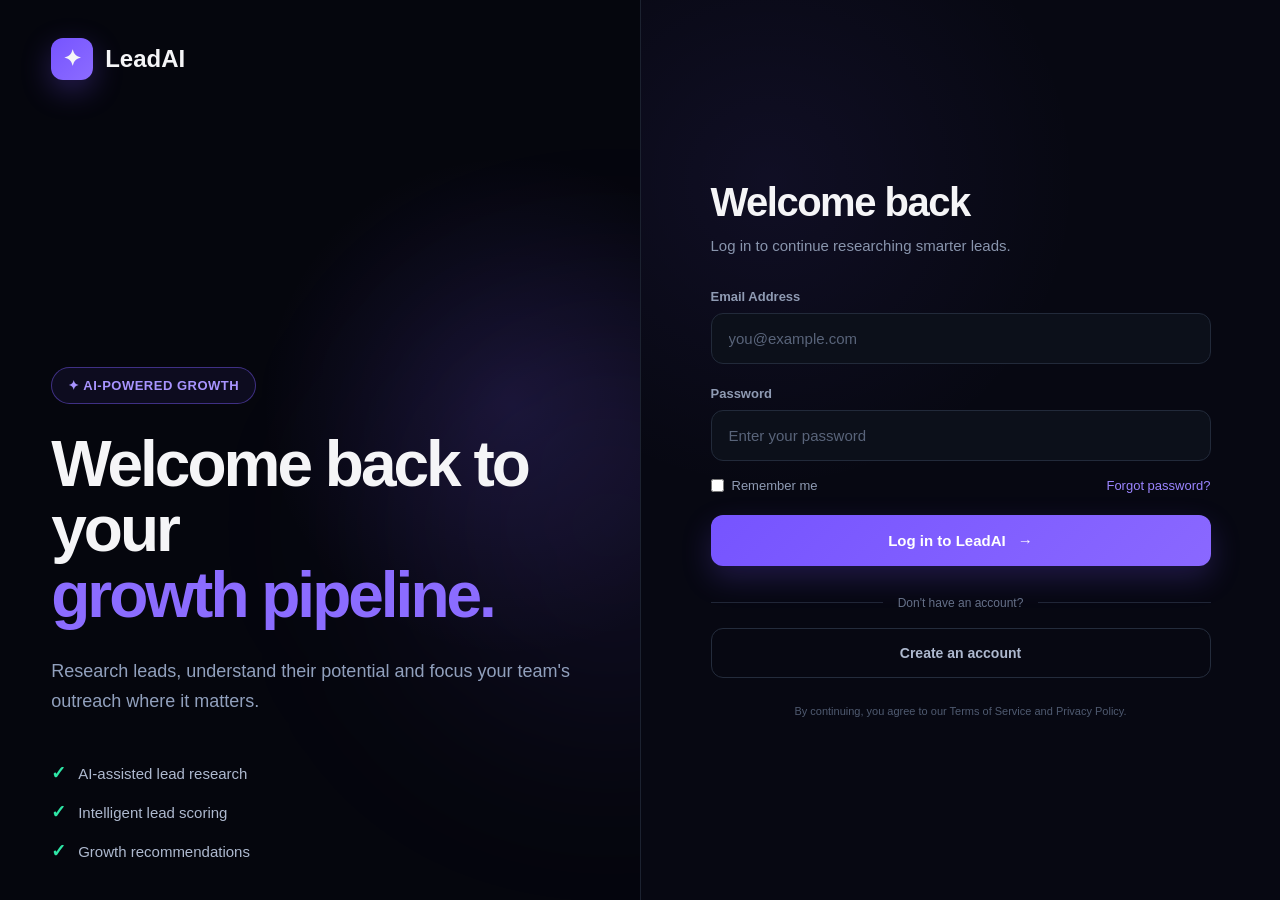
<file: src/main/resources/static/index.html>
<!DOCTYPE html>
<html lang="en">

<head>
    <meta charset="UTF-8">

    <meta name="viewport"
          content="width=device-width, initial-scale=1.0">

    <title>LeadAI — Lead Research Assistant</title>

    <link rel="stylesheet" href="style.css">
</head>


<body>

    <header class="navbar">

        <div class="logo">
            <span class="logo-icon">✦</span>
            LeadAI
        <div class="nav-right">

    <span class="status">
        <span class="status-dot"></span>
        AI Assistant Online
    </span>

    <button id="refreshButton" class="refresh-btn">
        ↻
    </button>

    <button id="openModal" class="add-btn">
        ＋ Add Lead
    </button>

    <button id="logoutButton" class="logout-btn">
        Logout
    </button>

</div>

    </header>


    <main class="dashboard">

        <section class="hero">

            <div>
                <p class="eyebrow">AI-POWERED GROWTH INTELLIGENCE</p>

                <h1>
                    Lead Research
                    <span>Assistant</span>
                </h1>

                <p class="hero-text">
                    Research, prioritize and understand your
                    sales leads using intelligent analysis.
                </p>
            </div>

        </section>


        <!-- STAT CARDS -->

        <section class="stats-grid">

            <div class="stat-card">

                <div class="stat-icon">◎</div>

                <div>
                    <p>Total Leads</p>
                    <h2 id="totalLeads">0</h2>
                </div>

            </div>


            <div class="stat-card high-card">

                <div class="stat-icon">↗</div>

                <div>
                    <p>High Priority</p>
                    <h2 id="highLeads">0</h2>
                </div>

            </div>


            <div class="stat-card medium-card">

                <div class="stat-icon">◐</div>

                <div>
                    <p>Medium Priority</p>
                    <h2 id="mediumLeads">0</h2>
                </div>

            </div>


            <div class="stat-card low-card">

                <div class="stat-icon">○</div>

                <div>
                    <p>Low Priority</p>
                    <h2 id="lowLeads">0</h2>
                </div>

            </div>

        </section>


        <!-- INSIGHT + CHART -->

        <section class="analytics-grid">

            <div class="insight-card">

                <div class="card-label">
                    ✦ AI INSIGHT
                </div>

                <h2 id="insightTitle">
                    Start building your pipeline
                </h2>

                <p id="insightText">
                    Add your first lead and the AI assistant
                    will analyze its potential.
                </p>

            </div>


            <div class="chart-card">

                <div class="card-header">

                    <div>
                        <p class="card-label">
                            PIPELINE OVERVIEW
                        </p>

                        <h3>
                            Lead Distribution
                        </h3>
                    </div>

                    <strong id="chartTotal">0</strong>

                </div>


                <div class="chart-area">

                    <div class="donut-chart">

                        <div class="donut-center">
                            <strong id="chartTotal">0</strong>
                            <span>Leads</span>
                        </div>

                    </div>


                    <div class="legend">

                        <div>
                            <span class="legend-dot high-dot"></span>
                            High
                            <strong id="highPercentage">0%</strong>
                        </div>

                        <div>
                            <span class="legend-dot medium-dot"></span>
                            Medium
                            <strong id="mediumPercentage">0%</strong>
                        </div>

                        <div>
                            <span class="legend-dot low-dot"></span>
                            Low
                            <strong id="lowPercentage">0%</strong>
                        </div>

                    </div>

                </div>

            </div>

        </section>


        <!-- LEADS -->

        <section class="leads-section">

            <div class="section-header">

                <div>
                    <p class="card-label">
                        LEAD PIPELINE
                    </p>

                    <h2>Your Leads</h2>
                </div>


                <div class="filters">

                    <input
                        type="text"
                        id="searchInput"
                        placeholder="Search leads..."
                    >


                    <select id="priorityFilter">

                        <option value="ALL">
                            All priorities
                        </option>

                        <option value="HIGH">
                            High
                        </option>

                        <option value="MEDIUM">
                            Medium
                        </option>

                        <option value="LOW">
                            Low
                        </option>

                    </select>

                </div>

            </div>


            <div class="table-wrapper">

                <table>

                    <thead>

                        <tr>

                            <th>COMPANY</th>

                            <th>INDUSTRY</th>

                            <th>COUNTRY</th>

                            <th>SCORE</th>

                            <th>PRIORITY</th>

                            <th>INTERNATIONAL</th>

                            <th>ACTION</th>

                        </tr>

                    </thead>


                    <tbody id="leadTable"></tbody>

                </table>


                <div id="emptyState" class="empty-state">

                    <div>✦</div>

                    <h3>No leads found</h3>

                    <p>
                        Add a lead to start your research pipeline.
                    </p>

                </div>

            </div>

        </section>

    </main>


    <!-- ADD LEAD MODAL -->

    <div id="modalOverlay" class="modal-overlay">

        <div class="modal">

            <button
                id="closeModal"
                class="close-button">
                ×
            </button>

            <p class="card-label">NEW LEAD</p>

            <h2>Add a Lead</h2>

            <p class="modal-description">
                Enter company information and let LeadAI
                research the opportunity.
            </p>


            <form id="leadForm">

                <label>
                    Company Name

                    <input
                        id="companyName"
                        type="text"
                        required
                        placeholder="e.g. Stripe"
                    >

                </label>


                <label>
                    Industry

                    <input
                        id="industry"
                        type="text"
                        required
                        placeholder="e.g. Fintech"
                    >

                </label>


                <label>
                    Country

                    <input
                        id="country"
                        type="text"
                        required
                        placeholder="e.g. USA"
                    >

                </label>


                <label>
                    Website

                    <input
                        id="website"
                        type="url"
                        placeholder="https://example.com"
                    >

                </label>


                <label>
                    Lead Description

                    <textarea
                        id="leadDescription"
                        placeholder="Describe the company..."
                    ></textarea>

                </label>


                <label class="checkbox-label">

                    <input
                        id="internationalSales"
                        type="checkbox"
                    >

                    International Sales

                </label>


                <div class="modal-actions">

                    <button
                        type="button"
                        id="cancelModal"
                        class="cancel-btn">
                        Cancel
                    </button>

                    <button
                        type="submit"
                        id="submitLead"
                        class="submit-btn">
                        <span>✦</span>
                        Research & Add Lead
                    </button>

                </div>

            </form>

        </div>

    </div>


    <!-- DETAIL MODAL -->

    <div id="detailOverlay" class="modal-overlay">

        <div class="detail-modal">

            <button
                onclick="closeDetailModal()"
                class="close-button">
                ×
            </button>


            <p class="card-label">
                AI LEAD ANALYSIS
            </p>

            <h2 id="detailCompany">Company</h2>


            <div class="detail-top">

                <div class="detail-score">

                    <span>Lead Score</span>

                    <strong id="detailScore">
                        0
                    </strong>

                </div>


                <span
                    id="detailPriority"
                    class="priority-badge LOW">
                    LOW
                </span>

            </div>


            <div class="detail-grid">

                <div>
                    <span>Industry</span>
                    <strong id="detailIndustry">-</strong>
                </div>

                <div>
                    <span>Country</span>
                    <strong id="detailCountry">-</strong>
                </div>

                <div>
                    <span>International Sales</span>
                    <strong id="detailInternational">-</strong>
                </div>

                <div>
                    <span>Website</span>
                    <strong id="detailWebsite">-</strong>
                </div>

            </div>


            <div class="research-box">

                <p class="card-label">
                    RESEARCH SUMMARY
                </p>

                <p id="detailSummary">
                    -
                </p>

            </div>


            <div class="research-box">

                <p class="card-label">
                    AI REASON
                </p>

                <p id="detailReason">
                    -
                </p>

            </div>

        </div>

    </div>


    <!-- TOAST -->

    <div id="toast" class="toast">

        <div id="toastIcon">
            ✓
        </div>

        <div>

            <strong id="toastTitle">
                Success
            </strong>

            <p id="toastMessage">
                Done
            </p>

        </div>

    </div>


    <script src="script.js"></script>

</body>

</html>
</file>
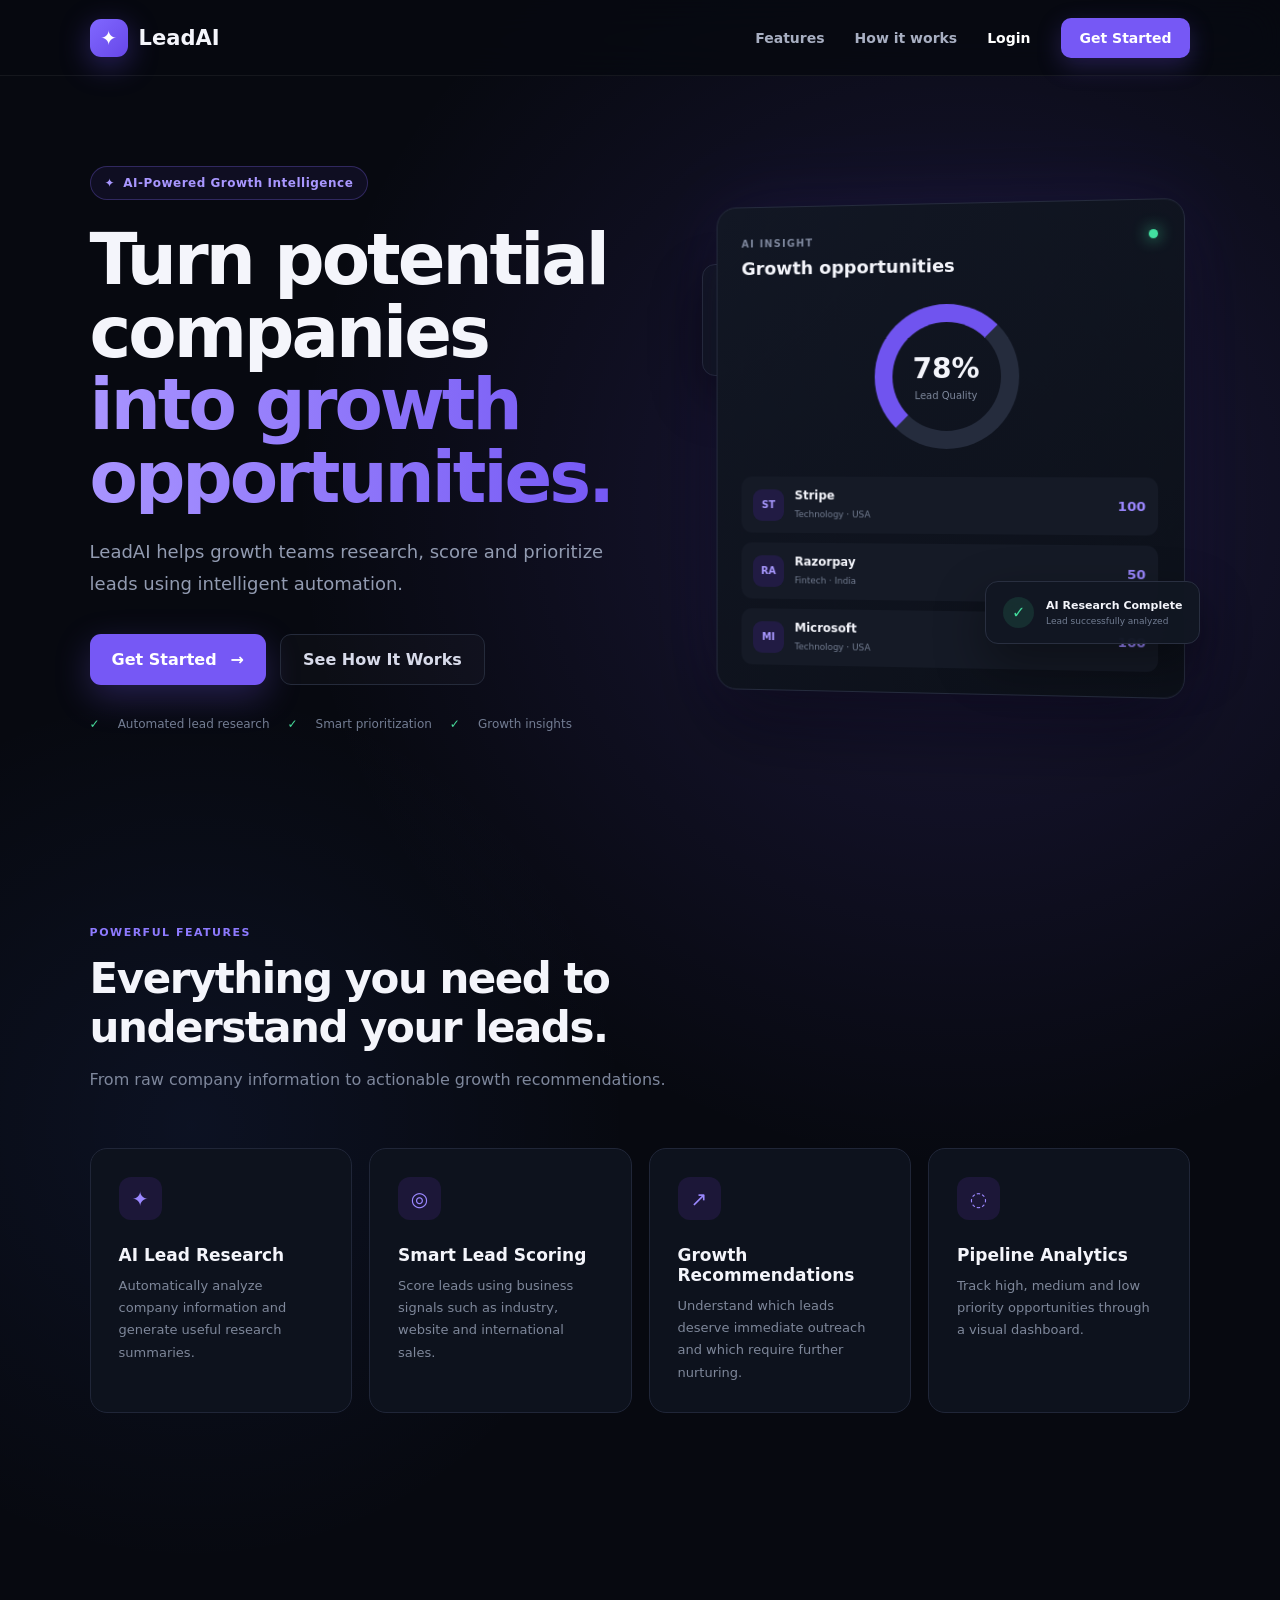
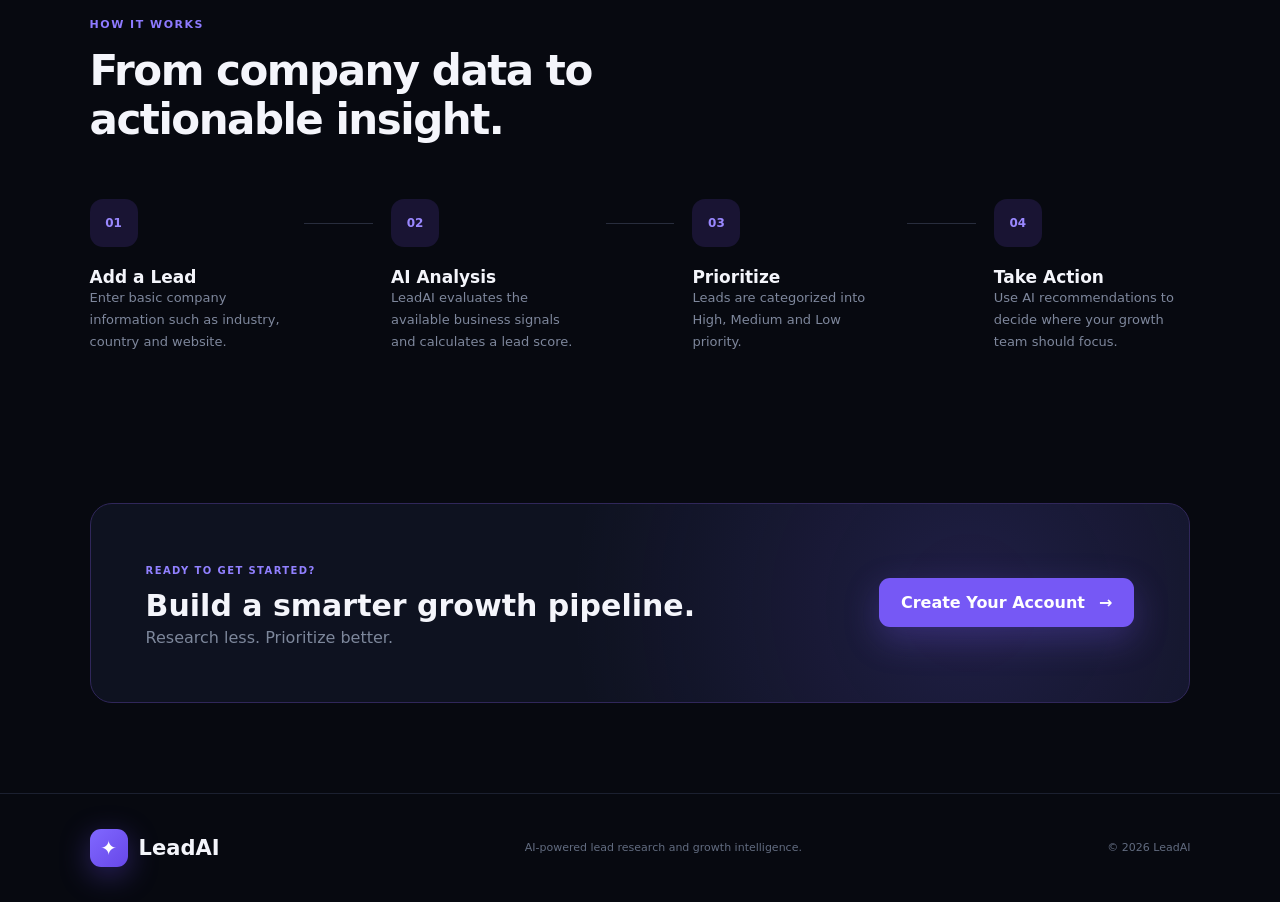
<file: src/main/resources/static/Home.html>
<!DOCTYPE html>
<html lang="en">

<head>

    <meta charset="UTF-8">

    <meta name="viewport"
          content="width=device-width, initial-scale=1.0">

    <title>LeadAI — AI-Powered Lead Research</title>

    <link rel="stylesheet" href="style.css">

</head>

<body class="home-page">

<!-- ================= NAVBAR ================= -->

<header class="home-navbar">

    <div class="home-logo">

        <div class="logo-icon">✦</div>

        <span>LeadAI</span>

    </div>

    <nav>

        <a href="#features">Features</a>

        <a href="#how-it-works">How it works</a>

        <a href="index.html"
           class="nav-login">
            Login
        </a>

        <a href="signup.html"
           class="nav-signup">
            Get Started
        </a>

    </nav>

</header>


<!-- ================= HERO ================= -->

<section class="hero-section">

    <div class="hero-content">

        <div class="hero-badge">

            <span>✦</span>

            AI-Powered Growth Intelligence

        </div>


        <h1>

            Turn potential companies

            <span>into growth opportunities.</span>

        </h1>


        <p>

            LeadAI helps growth teams research,
            score and prioritize leads using
            intelligent automation.

        </p>


        <div class="hero-buttons">

            <a href="signup.html"
               class="primary-home-btn">

                Get Started

                <span>→</span>

            </a>


            <a href="#how-it-works"
               class="secondary-home-btn">

                See How It Works

            </a>

        </div>


        <div class="hero-trust">

            <span>✓</span>
            Automated lead research

            <span>✓</span>
            Smart prioritization

            <span>✓</span>
            Growth insights

        </div>

    </div>


    <!-- HERO VISUAL -->

    <div class="hero-visual">

        <div class="floating-card card-one">

            <span class="mini-label">
                LEAD SCORE
            </span>

            <strong>92</strong>

            <span class="high-tag">
                ● HIGH
            </span>

        </div>


        <div class="dashboard-preview">

            <div class="preview-top">

                <div>

                    <span class="mini-label">
                        AI INSIGHT
                    </span>

                    <h3>
                        Growth opportunities
                    </h3>

                </div>

                <div class="online-dot"></div>

            </div>


            <div class="preview-chart">

                <div class="chart-circle">

                    <strong>78%</strong>

                    <span>Lead Quality</span>

                </div>

            </div>


            <div class="preview-leads">

                <div class="preview-lead">

                    <div class="preview-avatar">
                        ST
                    </div>

                    <div>
                        <strong>Stripe</strong>
                        <small>Technology · USA</small>
                    </div>

                    <b>100</b>

                </div>


                <div class="preview-lead">

                    <div class="preview-avatar">
                        RA
                    </div>

                    <div>
                        <strong>Razorpay</strong>
                        <small>Fintech · India</small>
                    </div>

                    <b>50</b>

                </div>


                <div class="preview-lead">

                    <div class="preview-avatar">
                        MI
                    </div>

                    <div>
                        <strong>Microsoft</strong>
                        <small>Technology · USA</small>
                    </div>

                    <b>100</b>

                </div>

            </div>

        </div>


        <div class="floating-card card-two">

            <span class="success-icon">✓</span>

            <div>

                <strong>AI Research Complete</strong>

                <small>
                    Lead successfully analyzed
                </small>

            </div>

        </div>

    </div>

</section>


<!-- ================= FEATURES ================= -->

<section id="features"
         class="home-section">

    <div class="section-heading">

        <span>POWERFUL FEATURES</span>

        <h2>
            Everything you need to
            understand your leads.
        </h2>

        <p>
            From raw company information to
            actionable growth recommendations.
        </p>

    </div>


    <div class="feature-grid">


        <div class="feature-card">

            <div class="feature-icon">
                ✦
            </div>

            <h3>
                AI Lead Research
            </h3>

            <p>
                Automatically analyze company
                information and generate useful
                research summaries.
            </p>

        </div>


        <div class="feature-card">

            <div class="feature-icon">
                ◎
            </div>

            <h3>
                Smart Lead Scoring
            </h3>

            <p>
                Score leads using business signals
                such as industry, website and
                international sales.
            </p>

        </div>


        <div class="feature-card">

            <div class="feature-icon">
                ↗
            </div>

            <h3>
                Growth Recommendations
            </h3>

            <p>
                Understand which leads deserve
                immediate outreach and which
                require further nurturing.
            </p>

        </div>


        <div class="feature-card">

            <div class="feature-icon">
                ◌
            </div>

            <h3>
                Pipeline Analytics
            </h3>

            <p>
                Track high, medium and low
                priority opportunities through
                a visual dashboard.
            </p>

        </div>

    </div>

</section>


<!-- ================= HOW IT WORKS ================= -->

<section id="how-it-works"
         class="home-section workflow-section">

    <div class="section-heading">

        <span>HOW IT WORKS</span>

        <h2>
            From company data to
            actionable insight.
        </h2>

    </div>


    <div class="workflow">


        <div class="workflow-step">

            <div class="step-number">
                01
            </div>

            <h3>
                Add a Lead
            </h3>

            <p>
                Enter basic company information
                such as industry, country and
                website.
            </p>

        </div>


        <div class="workflow-line"></div>


        <div class="workflow-step">

            <div class="step-number">
                02
            </div>

            <h3>
                AI Analysis
            </h3>

            <p>
                LeadAI evaluates the available
                business signals and calculates
                a lead score.
            </p>

        </div>


        <div class="workflow-line"></div>


        <div class="workflow-step">

            <div class="step-number">
                03
            </div>

            <h3>
                Prioritize
            </h3>

            <p>
                Leads are categorized into
                High, Medium and Low priority.
            </p>

        </div>


        <div class="workflow-line"></div>


        <div class="workflow-step">

            <div class="step-number">
                04
            </div>

            <h3>
                Take Action
            </h3>

            <p>
                Use AI recommendations to
                decide where your growth team
                should focus.
            </p>

        </div>

    </div>

</section>


<!-- ================= CTA ================= -->

<section class="home-cta">

    <div>

        <span>READY TO GET STARTED?</span>

        <h2>
            Build a smarter growth pipeline.
        </h2>

        <p>
            Research less. Prioritize better.
        </p>

    </div>


    <a href="signup.html"
       class="primary-home-btn">

        Create Your Account

        <span>→</span>

    </a>

</section>


<!-- ================= FOOTER ================= -->

<footer class="home-footer">

    <div class="home-logo">

        <div class="logo-icon">✦</div>

        <span>LeadAI</span>

    </div>

    <p>
        AI-powered lead research and growth intelligence.
    </p>

    <span>
        © 2026 LeadAI
    </span>

</footer>


</body>

</html>
</file>
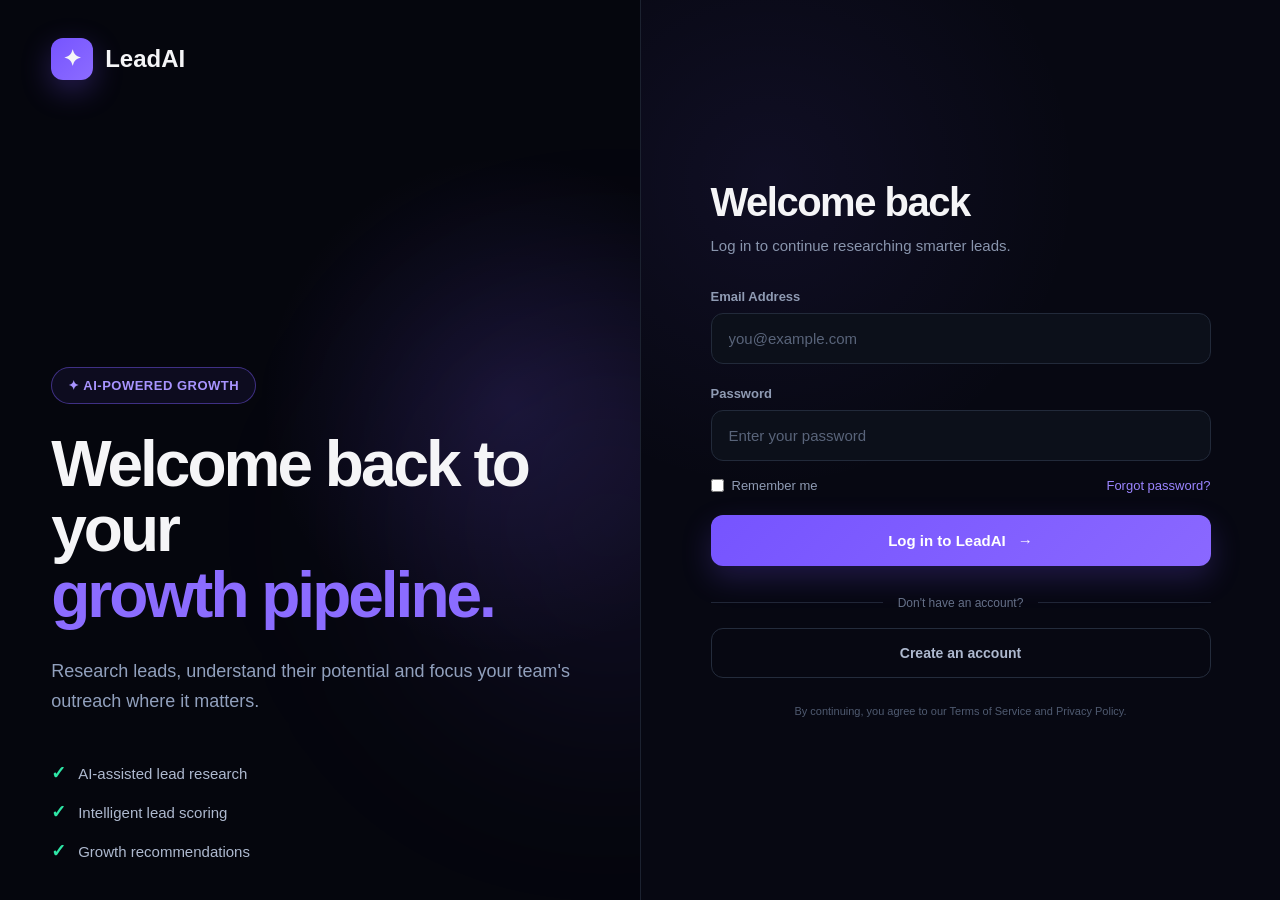
<file: src/main/resources/static/login.html>
<!DOCTYPE html>
<html lang="en">

<head>
    <meta charset="UTF-8">
    <meta name="viewport" content="width=device-width, initial-scale=1.0">

    <title>LeadAI — Login</title>

    <link rel="stylesheet" href="style.css">
</head>

<body class="auth-page">

    <div class="auth-container">

        <!-- LEFT SIDE -->
        <div class="auth-left">

            <div class="brand">
                <div class="brand-icon">✦</div>
                <span>LeadAI</span>
            </div>

            <div class="auth-left-content">

                <span class="auth-badge">
                    ✦ AI-POWERED GROWTH
                </span>

                <h1>
                    Welcome back to your
                    <span>growth pipeline.</span>
                </h1>

                <p>
                    Research leads, understand their potential
                    and focus your team's outreach where it matters.
                </p>

                <div class="auth-features">

                    <div>
                        <span>✓</span>
                        AI-assisted lead research
                    </div>

                    <div>
                        <span>✓</span>
                        Intelligent lead scoring
                    </div>

                    <div>
                        <span>✓</span>
                        Growth recommendations
                    </div>

                </div>

            </div>

        </div>


        <!-- RIGHT SIDE -->
        <div class="auth-right">

            <div class="auth-form-container">

                <div class="form-heading">

                    <h2>Welcome back</h2>

                    <p>
                        Log in to continue researching smarter leads.
                    </p>

                </div>


                <form id="loginForm">

                    <label>
                        Email Address

                        <input
                            type="email"
                            id="email"
                            placeholder="you@example.com"
                            required>
                    </label>


                    <label>
                        Password

                        <input
                            type="password"
                            id="password"
                            placeholder="Enter your password"
                            required>
                    </label>


                    <div class="form-options">

                        <label class="remember-me">
                            <input type="checkbox" id="rememberMe">
                            <span>Remember me</span>
                        </label>

                        <a href="#" onclick="return false;">
                            Forgot password?
                        </a>

                    </div>


                    <button
                        type="submit"
                        class="auth-submit">
                        Log in to LeadAI
                        <span>→</span>
                    </button>

                </form>


                <div class="auth-divider">
                    <span>Don't have an account?</span>
                </div>


                <a
                    href="signup.html"
                    class="auth-secondary-button">
                    Create an account
                </a>


                <p class="auth-footer">
                    By continuing, you agree to our
                    Terms of Service and Privacy Policy.
                </p>

            </div>

        </div>

    </div>


    <script>

        document
            .getElementById("loginForm")
            .addEventListener("submit", async function(event) {

                event.preventDefault();

                const email =
                    document.getElementById("email").value;

                const password =
                    document.getElementById("password").value;

                try {

                    const response = await fetch("/api/auth/login", {

                        method: "POST",

                        headers: {
                            "Content-Type": "application/json"
                        },

                        body: JSON.stringify({
                            email: email,
                            password: password
                        })

                    });


  if (response.ok) {

    const user = await response.json();

    localStorage.setItem("loggedIn", "true");

    localStorage.setItem(
        "loggedInUser",
        JSON.stringify(user)
    );

    window.location.href = "index.html";} else {

                        const errorText =
                            await response.text();

                        alert(
                            "Login failed: " + errorText
                        );

                    }

                } catch (error) {

                    alert(
                        "Unable to connect to server."
                    );

                    console.error(error);

                }

            });

    </script>

</body>

</html>
</file>
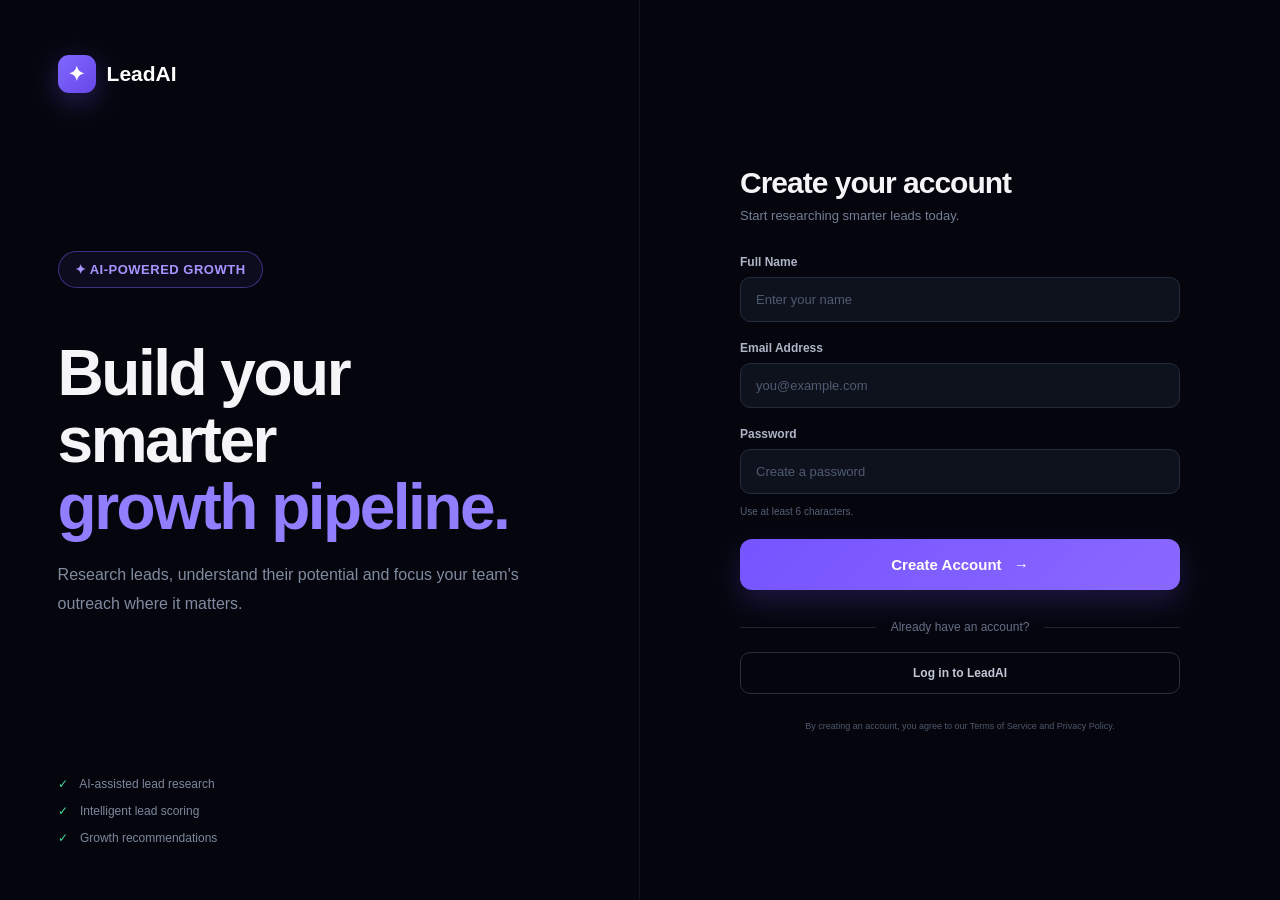
<file: src/main/resources/static/signup.html>
<!DOCTYPE html>
<html lang="en">

<head>

    <meta charset="UTF-8">

    <meta name="viewport"
          content="width=device-width, initial-scale=1.0">

    <title>LeadAI — Create Account</title>

    <link rel="stylesheet"
          href="style.css">

</head>

<body class="auth-page">

    <div class="auth-container">

        <!-- LEFT SIDE -->

        <div class="auth-brand">

            <a href="home.html"
               class="auth-logo">

                <div class="logo-icon">
                    ✦
                </div>

                <span>LeadAI</span>

            </a>


            <div class="auth-message">

                <span class="auth-badge">
                    ✦ AI-POWERED GROWTH
                </span>

                <h1>
                    Build your smarter
                    <span>growth pipeline.</span>
                </h1>

                <p>
                    Research leads, understand their
                    potential and focus your team's
                    outreach where it matters.
                </p>

            </div>


            <div class="auth-feature-list">

                <div>
                    <span>✓</span>
                    AI-assisted lead research
                </div>

                <div>
                    <span>✓</span>
                    Intelligent lead scoring
                </div>

                <div>
                    <span>✓</span>
                    Growth recommendations
                </div>

            </div>

        </div>


        <!-- RIGHT SIDE -->

        <div class="auth-card-wrapper">

            <div class="auth-card">

                <a href="home.html"
                   class="mobile-auth-logo">

                    <div class="logo-icon">
                        ✦
                    </div>

                    LeadAI

                </a>


                <div class="auth-heading">

                    <h2>
                        Create your account
                    </h2>

                    <p>
                        Start researching smarter leads today.
                    </p>

                </div>


                <form id="signupForm">


                    <div class="auth-input-group">

                        <label for="name">
                            Full Name
                        </label>

                        <input
                            type="text"
                            id="name"
                            placeholder="Enter your name"
                            required>

                    </div>


                    <div class="auth-input-group">

                        <label for="email">
                            Email Address
                        </label>

                        <input
                            type="email"
                            id="email"
                            placeholder="you@example.com"
                            required>

                    </div>


                    <div class="auth-input-group">

                        <label for="password">
                            Password
                        </label>

                        <input
                            type="password"
                            id="password"
                            placeholder="Create a password"
                            required>

                    </div>


                    <div class="password-hint">
                        Use at least 6 characters.
                    </div>


                    <button
                        type="submit"
                        class="auth-submit">

                        Create Account

                        <span>→</span>

                    </button>


                </form>


                <div class="auth-divider">

                    <span>Already have an account?</span>

                </div>


                <a href="login.html"
                   class="auth-switch">

                    Log in to LeadAI

                </a>


                <p class="auth-terms">

                    By creating an account, you agree to
                    our Terms of Service and Privacy Policy.

                </p>

            </div>

        </div>

    </div>


    <script>

document.getElementById("signupForm").addEventListener("submit", async function(event) {

    event.preventDefault();

    const name = document.getElementById("name").value;
    const email = document.getElementById("email").value;
    const password = document.getElementById("password").value;

    try {

        const response = await fetch("/api/auth/signup", {
            method: "POST",

            headers: {
                "Content-Type": "application/json"
            },

            body: JSON.stringify({
                name: name,
                email: email,
                password: password
            })
        });

        if (!response.ok) {
            const errorText = await response.text();
            throw new Error(errorText);
        }

        await response.json();

        alert("Account created successfully!");

        window.location.href = "login.html";

    } catch (error) {

        alert("Signup failed: " + error.message);

    }

});

    </script>

</body>

</html>
</file>
<file: src/main/resources/static/style.css>
/* =========================================
   LEADAI — PREMIUM FINTECH DASHBOARD
========================================= */

* {
    margin: 0;
    padding: 0;
    box-sizing: border-box;
}

:root {
    --bg: #07090f;
    --surface: #0e121b;
    --surface-2: #121824;
    --border: #202838;

    --text: #f5f7fb;
    --muted: #8993a6;

    --accent: #8b7cff;
    --accent-2: #6f5df5;

    --green: #35d98a;
    --yellow: #f3bd4b;
    --red: #ff6b7a;

    --radius: 18px;
}


/* =========================================
   GLOBAL
========================================= */

html {
    scroll-behavior: smooth;
}

body {
    font-family:
        Inter,
        ui-sans-serif,
        system-ui,
        -apple-system,
        BlinkMacSystemFont,
        "Segoe UI",
        sans-serif;

    background:
        radial-gradient(
            circle at 80% 0%,
            rgba(116, 92, 255, 0.12),
            transparent 32%
        ),
        var(--bg);

    color: var(--text);

    min-height: 100vh;

    overflow-x: hidden;
}


/* =========================================
   NAVBAR
========================================= */

.navbar {
    height: 74px;

    display: flex;
    align-items: center;
    justify-content: space-between;

    padding: 0 42px;

    border-bottom: 1px solid var(--border);

    background: rgba(7, 9, 15, 0.82);

    backdrop-filter: blur(16px);
    -webkit-backdrop-filter: blur(16px);

    position: sticky;
    top: 0;

    z-index: 100;
}

.logo {
    display: flex;
    align-items: center;

    gap: 10px;

    font-size: 20px;

    font-weight: 750;

    letter-spacing: -0.5px;
}

.logo-icon {
    width: 34px;
    height: 34px;

    display: grid;
    place-items: center;

    border-radius: 10px;

    background:
        linear-gradient(
            135deg,
            #8d7cff,
            #6153e8
        );

    color: white;

    box-shadow:
        0 8px 25px
        rgba(111, 93, 245, 0.3);
}

.nav-right {
    display: flex;
    align-items: center;

    gap: 14px;
}

.status {
    color: var(--muted);

    font-size: 13px;

    display: flex;
    align-items: center;

    gap: 7px;
}

.status-dot {
    width: 7px;
    height: 7px;

    background: var(--green);

    border-radius: 50%;

    box-shadow:
        0 0 10px
        rgba(53, 217, 138, 0.8);
}

.refresh-btn {
    width: 38px;
    height: 38px;

    border: 1px solid var(--border);

    border-radius: 10px;

    background: var(--surface);

    color: var(--muted);

    font-size: 19px;

    cursor: pointer;

    transition: 0.25s;
}

.refresh-btn:hover {
    color: white;

    border-color: var(--accent);

    background: var(--surface-2);

    transform: rotate(90deg);
}

.add-btn {
    border: none;

    border-radius: 10px;

    padding: 11px 17px;

    background:
        linear-gradient(
            135deg,
            var(--accent),
            var(--accent-2)
        );

    color: white;

    font-weight: 650;

    cursor: pointer;

    box-shadow:
        0 8px 24px
        rgba(111, 93, 245, 0.22);

    transition: 0.25s;
}

.add-btn:hover {
    transform: translateY(-2px);

    box-shadow:
        0 12px 30px
        rgba(111, 93, 245, 0.35);
}


/* =========================================
   DASHBOARD
========================================= */

.dashboard {
    width: min(1450px, 94%);

    margin: auto;

    padding: 52px 0 70px;
}


/* =========================================
   HERO
========================================= */

.hero {
    margin-bottom: 38px;
}

.eyebrow,
.card-label {
    color: #9287ff;

    font-size: 11px;

    font-weight: 750;

    letter-spacing: 1.5px;

    text-transform: uppercase;
}

.hero h1 {
    margin-top: 10px;

    font-size: clamp(38px, 5vw, 64px);

    line-height: 1.05;

    letter-spacing: -2.5px;

    font-weight: 800;
}

.hero h1 span {
    color: var(--accent);
}

.hero-text {
    max-width: 650px;

    margin-top: 15px;

    color: var(--muted);

    font-size: 16px;

    line-height: 1.7;
}


/* =========================================
   STAT CARDS
========================================= */

.stats-grid {
    display: grid;

    grid-template-columns:
        repeat(4, minmax(0, 1fr));

    gap: 18px;

    margin-bottom: 20px;
}

.stat-card {
    min-height: 145px;

    padding: 24px;

    border: 1px solid var(--border);

    border-radius: var(--radius);

    background:
        linear-gradient(
            145deg,
            rgba(19, 24, 36, 0.95),
            rgba(11, 14, 22, 0.95)
        );

    position: relative;

    overflow: hidden;

    transition:
        transform 0.25s,
        border-color 0.25s;
}

.stat-card::after {
    content: "";

    position: absolute;

    width: 100px;
    height: 100px;

    right: -40px;
    top: -40px;

    border-radius: 50%;

    background:
        rgba(139, 124, 255, 0.08);

    pointer-events: none;
}

.stat-card:hover {
    transform: translateY(-3px);

    border-color: #343d50;
}

.stat-card p {
    color: var(--muted);

    font-size: 13px;
}

.stat-card h2 {
    margin-top: 6px;

    font-size: 34px;

    letter-spacing: -1px;
}

.stat-icon {
    width: 36px;
    height: 36px;

    display: grid;
    place-items: center;

    border-radius: 10px;

    background:
        rgba(139, 124, 255, 0.12);

    color: var(--accent);

    font-size: 17px;
}


/* =========================================
   ANALYTICS
========================================= */

.analytics-grid {
    display: grid;

    grid-template-columns:
        1.2fr 0.8fr;

    gap: 18px;

    margin-bottom: 42px;
}

.insight-card,
.chart-card {
    border: 1px solid var(--border);

    border-radius: var(--radius);

    background:
        linear-gradient(
            145deg,
            #10151f,
            #0b0e15
        );

    padding: 28px;
}

.insight-card {
    display: flex;

    flex-direction: column;

    justify-content: center;

    min-height: 235px;
}

.insight-card h2 {
    margin-top: 18px;

    font-size: 27px;

    letter-spacing: -0.8px;
}

.insight-card > p:last-child {
    margin-top: 12px;

    max-width: 650px;

    color: var(--muted);

    line-height: 1.7;
}


/* =========================================
   CHART
========================================= */

.card-header {
    display: flex;

    justify-content: space-between;

    align-items: flex-start;
}

.card-header h3 {
    margin-top: 7px;

    font-size: 18px;
}

.card-header > strong {
    font-size: 25px;
}

.chart-area {
    display: flex;

    align-items: center;

    justify-content: space-around;

    gap: 25px;

    margin-top: 25px;
}

.donut-chart {
    width: 145px;
    height: 145px;

    flex-shrink: 0;

    border-radius: 50%;

    display: grid;

    place-items: center;

    position: relative;

    background:
        conic-gradient(
            var(--green) 0 60%,
            var(--yellow) 60% 75%,
            #748094 75% 100%
        );
}

.donut-chart::before {
    content: "";

    position: absolute;

    width: 105px;
    height: 105px;

    border-radius: 50%;

    background: #10151f;
}

.donut-center {
    position: relative;

    z-index: 2;

    text-align: center;
}

.donut-center strong {
    display: block;

    font-size: 28px;
}

.donut-center span {
    color: var(--muted);

    font-size: 9px;

    letter-spacing: 1px;

    text-transform: uppercase;
}

.legend {
    display: flex;

    flex-direction: column;

    gap: 15px;

    min-width: 110px;
}

.legend > div {
    display: grid;

    grid-template-columns:
        9px 1fr auto;

    align-items: center;

    gap: 8px;

    color: var(--muted);

    font-size: 13px;
}

.legend strong {
    color: white;
}

.legend-dot {
    width: 8px;
    height: 8px;

    border-radius: 50%;
}

.high-dot {
    background: var(--green);
}

.medium-dot {
    background: var(--yellow);
}

.low-dot {
    background: #748094;
}


/* =========================================
   LEADS SECTION
========================================= */

.leads-section {
    border: 1px solid var(--border);

    border-radius: var(--radius);

    background:
        linear-gradient(
            145deg,
            #0e131c,
            #0a0d13
        );

    overflow: hidden;
}

.section-header {
    padding: 27px 28px;

    display: flex;

    align-items: flex-end;

    justify-content: space-between;

    gap: 20px;

    border-bottom: 1px solid var(--border);
}

.section-header h2 {
    margin-top: 6px;

    font-size: 23px;

    letter-spacing: -0.6px;
}

.filters {
    display: flex;

    gap: 10px;
}

.filters input,
.filters select {
    height: 40px;

    border: 1px solid var(--border);

    border-radius: 9px;

    background: #0b0f17;

    color: white;

    padding: 0 13px;

    outline: none;

    font-size: 13px;
}

.filters input {
    width: 220px;
}

.filters input:focus,
.filters select:focus {
    border-color: var(--accent);

    box-shadow:
        0 0 0 3px
        rgba(139, 124, 255, 0.06);
}

.filters select {
    cursor: pointer;
}


/* =========================================
   TABLE
========================================= */

.table-wrapper {
    overflow-x: auto;
}

table {
    width: 100%;

    border-collapse: collapse;

    min-width: 950px;
}

thead {
    background:
        rgba(255, 255, 255, 0.015);
}

th {
    padding: 15px 22px;

    text-align: left;

    color: #667185;

    font-size: 10px;

    letter-spacing: 1.1px;

    font-weight: 700;
}

td {
    padding: 17px 22px;

    border-top: 1px solid #181e29;

    color: #c9cfda;

    font-size: 13px;
}

tbody tr {
    transition: background 0.2s;
}

tbody tr:hover {
    background:
        rgba(139, 124, 255, 0.035);
}


/* =========================================
   COMPANY
========================================= */

.company-cell {
    display: flex;

    align-items: center;

    gap: 12px;
}

.company-logo {
    width: 36px;
    height: 36px;

    display: grid;

    place-items: center;

    border-radius: 10px;

    background:
        linear-gradient(
            135deg,
            #282044,
            #17152b
        );

    color: #a99fff;

    font-weight: 750;

    font-size: 11px;
}

.company-name {
    color: white;

    font-weight: 650;
}


/* =========================================
   SCORE
========================================= */

.score-container {
    display: flex;

    align-items: center;

    gap: 9px;

    min-width: 100px;
}

.score-bar {
    width: 65px;
    height: 5px;

    overflow: hidden;

    border-radius: 10px;

    background: #252c39;
}

.score-fill {
    height: 100%;

    border-radius: inherit;

    background:
        linear-gradient(
            90deg,
            #6657eb,
            #a497ff
        );
}


/* =========================================
   PRIORITY
========================================= */

.priority-badge {
    display: inline-flex;

    align-items: center;

    gap: 5px;

    padding: 5px 9px;

    border-radius: 20px;

    font-size: 10px;

    font-weight: 750;

    letter-spacing: 0.5px;
}

.priority-badge.HIGH {
    color: var(--green);

    background:
        rgba(53, 217, 138, 0.09);
}

.priority-badge.MEDIUM {
    color: var(--yellow);

    background:
        rgba(243, 189, 75, 0.09);
}

.priority-badge.LOW {
    color: #a7b0c0;

    background:
        rgba(116, 128, 148, 0.1);
}

.international {
    color: var(--green);

    font-size: 12px;
}

.not-international {
    color: #697487;

    font-size: 12px;
}


/* =========================================
   VIEW BUTTON
========================================= */

.view-button {
    border: 1px solid var(--border);

    border-radius: 8px;

    background: transparent;

    color: #a69cff;

    padding: 7px 12px;

    cursor: pointer;

    font-size: 12px;

    transition: 0.2s;
}

.view-button:hover {
    background:
        rgba(139, 124, 255, 0.1);

    border-color: var(--accent);

    transform: translateY(-1px);
}


/* =========================================
   EMPTY STATE
========================================= */

.empty-state {
    text-align: center;

    padding: 70px 20px;

    color: var(--muted);
}

.empty-state > div {
    font-size: 30px;

    color: var(--accent);

    margin-bottom: 12px;
}

.empty-state h3 {
    color: white;

    margin-bottom: 7px;
}


/* =========================================
   ADD LEAD MODAL
========================================= */

.modal-overlay {
    position: fixed;

    inset: 0;

    display: none;

    align-items: center;
    justify-content: center;

    padding: 16px;

    background:
        rgba(3, 5, 12, 0.82);

    backdrop-filter: blur(14px);

    -webkit-backdrop-filter: blur(14px);

    z-index: 1000;
}

.modal-overlay.show {
    display: flex;

    animation:
        modalFade 0.25s ease;
}


/* =========================================
   MODAL BOX
========================================= */

.modal {
    width: min(600px, calc(100vw - 32px));

    max-width: 600px;

    max-height: calc(100vh - 32px);

    overflow-x: hidden;

    overflow-y: auto;

    position: relative;

    padding: 34px;

    border: 1px solid
        rgba(139, 124, 255, 0.28);

    border-radius: 24px;

    background:
        radial-gradient(
            circle at 100% 0%,
            rgba(139, 124, 255, 0.14),
            transparent 35%
        ),

        linear-gradient(
            145deg,
            #141a28,
            #0a0e16
        );

    box-shadow:
        0 35px 100px
        rgba(0, 0, 0, 0.65),

        0 0 80px
        rgba(111, 93, 245, 0.08);

    animation:
        modalSlide 0.3s ease;

    box-sizing: border-box;
}


/* MODAL SCROLLBAR */

.modal::-webkit-scrollbar {
    width: 6px;
}

.modal::-webkit-scrollbar-track {
    background: transparent;
}

.modal::-webkit-scrollbar-thumb {
    background: #30384a;

    border-radius: 10px;
}


/* MODAL DECORATION */

.modal::before {
    content: "";

    position: absolute;

    width: 180px;
    height: 180px;

    top: -90px;
    right: -70px;

    border-radius: 50%;

    background:
        rgba(139, 124, 255, 0.08);

    filter: blur(5px);

    pointer-events: none;
}


/* =========================================
   MODAL CONTENT
========================================= */

.modal h2 {
    margin-top: 9px;

    font-size: 30px;

    letter-spacing: -1px;

    font-weight: 800;
}

.modal-description {
    color: var(--muted);

    margin-top: 8px;

    margin-bottom: 28px;

    line-height: 1.6;

    font-size: 13px;
}


/* =========================================
   CLOSE BUTTON
========================================= */

.close-button {
    position: absolute;

    right: 20px;
    top: 20px;

    width: 36px;
    height: 36px;

    display: grid;

    place-items: center;

    border: 1px solid var(--border);

    border-radius: 10px;

    background:
        rgba(255, 255, 255, 0.025);

    color: var(--muted);

    font-size: 20px;

    line-height: 1;

    cursor: pointer;

    transition: 0.2s ease;
}

.close-button:hover {
    color: white;

    border-color: var(--accent);

    background:
        rgba(139, 124, 255, 0.1);

    transform: rotate(90deg);
}


/* =========================================
   FORM
========================================= */

#leadForm {
    width: 100%;

    display: flex;

    flex-direction: column;

    gap: 18px;
}

#leadForm *,
#leadForm label,
#leadForm input,
#leadForm textarea {
    max-width: 100%;

    min-width: 0;
}

#leadForm label {
    display: flex;

    flex-direction: column;

    gap: 8px;

    color: #cbd1dc;

    font-size: 12px;

    font-weight: 650;
}


/* INPUTS */

#leadForm input[type="text"],
#leadForm input[type="url"],
#leadForm textarea {
    width: 100%;

    border: 1px solid #252e40;

    border-radius: 11px;

    background:
        rgba(5, 8, 14, 0.85);

    color: white;

    padding: 13px 14px;

    outline: none;

    font-family: inherit;

    font-size: 13px;

    transition:
        border-color 0.2s ease,
        box-shadow 0.2s ease,
        background 0.2s ease,
        transform 0.2s ease;
}

#leadForm input[type="text"],
#leadForm input[type="url"] {
    height: 46px;
}

#leadForm textarea {
    min-height: 105px;

    resize: vertical;
}

#leadForm input::placeholder,
#leadForm textarea::placeholder {
    color: #566176;
}

#leadForm input:hover,
#leadForm textarea:hover {
    border-color: #343e52;
}

#leadForm input:focus,
#leadForm textarea:focus {
    border-color: var(--accent);

    background:
        rgba(9, 13, 23, 0.98);

    box-shadow:
        0 0 0 3px
        rgba(139, 124, 255, 0.09),

        0 8px 25px
        rgba(0, 0, 0, 0.15);

    transform: translateY(-1px);
}


/* =========================================
   CHECKBOX
========================================= */

.checkbox-label {
    flex-direction: row !important;

    align-items: center;

    gap: 11px !important;

    padding: 13px 15px;

    border: 1px solid var(--border);

    border-radius: 11px;

    background:
        rgba(255, 255, 255, 0.018);

    cursor: pointer;

    transition: 0.2s ease;
}

.checkbox-label:hover {
    border-color:
        rgba(139, 124, 255, 0.45);

    background:
        rgba(139, 124, 255, 0.05);
}

.checkbox-label input {
    width: 18px;

    height: 18px;

    margin: 0;

    accent-color: var(--accent);

    cursor: pointer;
}


/* =========================================
   MODAL ACTIONS
========================================= */

.modal-actions {
    display: flex;

    justify-content: flex-end;

    gap: 11px;

    margin-top: 8px;

    padding-top: 6px;
}

.cancel-btn,
.submit-btn {
    min-height: 44px;

    border-radius: 10px;

    padding: 11px 18px;

    cursor: pointer;

    font-family: inherit;

    font-size: 12px;

    font-weight: 700;

    transition:
        transform 0.2s ease,
        box-shadow 0.2s ease,
        border-color 0.2s ease;
}

.cancel-btn {
    border: 1px solid var(--border);

    background:
        rgba(255, 255, 255, 0.02);

    color: var(--muted);
}

.cancel-btn:hover {
    color: white;

    border-color: #3c4659;

    background:
        rgba(255, 255, 255, 0.04);
}

.submit-btn {
    border: none;

    background:
        linear-gradient(
            135deg,
            #9182ff,
            #6f5df5
        );

    color: white;

    box-shadow:
        0 8px 25px
        rgba(111, 93, 245, 0.25);
}

.submit-btn:hover {
    transform: translateY(-2px);

    box-shadow:
        0 12px 35px
        rgba(111, 93, 245, 0.4);
}

.submit-btn:active {
    transform: translateY(0);
}

.submit-btn:disabled {
    opacity: 0.6;

    cursor: wait;

    transform: none;
}


/* =========================================
   DETAIL MODAL
========================================= */

.detail-modal {
    width: min(680px, calc(100vw - 32px));

    max-height: calc(100vh - 32px);

    overflow-x: hidden;

    overflow-y: auto;

    position: relative;

    padding: 32px;

    border: 1px solid #2a3344;

    border-radius: 22px;

    background:
        linear-gradient(
            145deg,
            #121824,
            #0b0f17
        );

    box-shadow:
        0 30px 100px
        rgba(0, 0, 0, 0.55);
}

.detail-modal h2 {
    margin-top: 9px;

    font-size: 27px;

    letter-spacing: -0.8px;
}

.detail-top {
    display: flex;

    justify-content: space-between;

    align-items: center;

    margin-top: 25px;

    padding: 18px;

    border: 1px solid var(--border);

    border-radius: 13px;

    background:
        rgba(255, 255, 255, 0.015);
}

.detail-score {
    display: flex;

    align-items: center;

    gap: 12px;
}

.detail-score span {
    color: var(--muted);

    font-size: 12px;
}

.detail-score strong {
    font-size: 27px;

    color: #a69cff;
}

.detail-grid {
    display: grid;

    grid-template-columns:
        repeat(2, 1fr);

    gap: 12px;

    margin-top: 14px;
}

.detail-grid > div {
    padding: 15px;

    border: 1px solid var(--border);

    border-radius: 11px;

    background:
        rgba(255, 255, 255, 0.012);
}

.detail-grid span {
    display: block;

    color: var(--muted);

    font-size: 10px;

    text-transform: uppercase;

    letter-spacing: 0.8px;

    margin-bottom: 6px;
}

.detail-grid strong {
    color: white;

    font-size: 13px;

    word-break: break-word;
}

.research-box {
    margin-top: 14px;

    padding: 19px;

    border: 1px solid var(--border);

    border-radius: 12px;

    background:
        rgba(139, 124, 255, 0.025);
}

.research-box p:last-child {
    color: #b8c0ce;

    line-height: 1.65;

    margin-top: 8px;

    font-size: 13px;

    white-space: pre-line;
}


/* =========================================
   TOAST
========================================= */

.toast {
    position: fixed;

    right: 25px;
    bottom: 25px;

    display: flex;

    align-items: center;

    gap: 12px;

    min-width: 290px;

    padding: 14px 17px;

    border: 1px solid #293343;

    border-radius: 13px;

    background: #111722;

    box-shadow:
        0 20px 50px
        rgba(0, 0, 0, 0.4);

    transform:
        translateY(130px);

    opacity: 0;

    pointer-events: none;

    transition: 0.3s;

    z-index: 2000;
}

.toast.show {
    transform:
        translateY(0);

    opacity: 1;
}

#toastIcon {
    width: 30px;
    height: 30px;

    display: grid;

    place-items: center;

    border-radius: 50%;

    background:
        rgba(53, 217, 138, 0.12);

    color: var(--green);

    font-weight: bold;
}

#toastTitle {
    display: block;

    font-size: 13px;
}

#toastMessage {
    color: var(--muted);

    font-size: 11px;

    margin-top: 3px;
}


/* =========================================
   ANIMATIONS
========================================= */

@keyframes modalFade {

    from {
        opacity: 0;
    }

    to {
        opacity: 1;
    }
}

@keyframes modalSlide {

    from {
        opacity: 0;

        transform:
            translateY(18px)
            scale(0.97);
    }

    to {
        opacity: 1;

        transform:
            translateY(0)
            scale(1);
    }
}


/* =========================================
   TABLET
========================================= */

@media (max-width: 1050px) {

    .stats-grid {
        grid-template-columns:
            repeat(2, 1fr);
    }

    .analytics-grid {
        grid-template-columns: 1fr;
    }
}


/* =========================================
   MOBILE
========================================= */

@media (max-width: 700px) {

    .navbar {
        padding: 0 18px;

        height: 68px;
    }

    .status {
        display: none;
    }

    .nav-right {
        gap: 8px;
    }

    .add-btn {
        padding: 10px 13px;
    }

    .dashboard {
        width: 92%;

        padding-top: 35px;
    }

    .stats-grid {
        grid-template-columns: 1fr;
    }

    .hero h1 {
        font-size: 40px;

        letter-spacing: -1.8px;
    }

    .hero-text {
        font-size: 14px;
    }

    .section-header {
        align-items: stretch;

        flex-direction: column;
    }

    .filters {
        flex-direction: column;
    }

    .filters input {
        width: 100%;
    }

    .filters select {
        width: 100%;
    }

    .chart-area {
        justify-content: center;

        flex-wrap: wrap;
    }

    .detail-grid {
        grid-template-columns: 1fr;
    }

    .modal {
        width: calc(100vw - 24px);

        max-width: none;

        max-height: calc(100vh - 24px);

        padding: 26px 20px;

        border-radius: 20px;
    }

    .modal h2 {
        font-size: 25px;
    }

    .modal-actions {
        flex-direction: column;
    }

    .cancel-btn,
    .submit-btn {
        width: 100%;
    }

    .detail-modal {
        width: calc(100vw - 24px);

        max-height: calc(100vh - 24px);

        padding: 25px 20px;
    }

    .toast {
        left: 18px;

        right: 18px;

        min-width: auto;
    }
}


/* =========================================
   ACCESSIBILITY
========================================= */

button:focus-visible,
input:focus-visible,
textarea:focus-visible,
select:focus-visible {
    outline: 2px solid var(--accent);

    outline-offset: 2px;
}
/* =========================================
   LEADAI HOME PAGE
========================================= */

.home-page {
    min-height: 100vh;
    background:
        radial-gradient(
            circle at 75% 20%,
            rgba(124, 92, 255, 0.16),
            transparent 30%
        ),
        radial-gradient(
            circle at 15% 45%,
            rgba(74, 120, 255, 0.08),
            transparent 25%
        ),
        #070910;
    color: #f4f5fb;
}


/* NAVBAR */

.home-navbar {
    height: 76px;
    padding: 0 7%;
    display: flex;
    align-items: center;
    justify-content: space-between;
    border-bottom: 1px solid rgba(255,255,255,0.06);
    background: rgba(7,9,16,0.82);
    backdrop-filter: blur(18px);
    position: sticky;
    top: 0;
    z-index: 100;
}

.home-logo {
    display: flex;
    align-items: center;
    gap: 11px;
    font-size: 21px;
    font-weight: 800;
}

.logo-icon {
    width: 38px;
    height: 38px;
    border-radius: 11px;
    display: grid;
    place-items: center;
    background: linear-gradient(135deg, #8068ff, #6747e8);
    box-shadow: 0 8px 30px rgba(116,82,255,0.35);
    font-size: 20px;
}

.home-navbar nav {
    display: flex;
    align-items: center;
    gap: 30px;
}

.home-navbar a {
    color: #a8afc2;
    text-decoration: none;
    font-size: 14px;
    font-weight: 600;
    transition: 0.25s;
}

.home-navbar a:hover {
    color: #ffffff;
}

.home-navbar .nav-login {
    color: #ffffff;
}

.nav-signup {
    padding: 12px 19px;
    border-radius: 10px;
    background: #7658f5;
    color: white !important;
    box-shadow: 0 8px 25px rgba(118,88,245,0.25);
}


/* HERO */

.hero-section {
    min-height: 720px;
    padding: 90px 7%;
    display: grid;
    grid-template-columns: 1fr 0.9fr;
    gap: 70px;
    align-items: center;
}

.hero-badge {
    display: inline-flex;
    align-items: center;
    gap: 8px;
    padding: 9px 14px;
    border: 1px solid rgba(133,108,255,0.28);
    border-radius: 30px;
    background: rgba(111,83,245,0.08);
    color: #a997ff;
    font-size: 12px;
    font-weight: 700;
    letter-spacing: 0.5px;
}

.hero-content h1 {
    max-width: 720px;
    margin: 24px 0 22px;
    font-size: clamp(48px, 5.5vw, 76px);
    line-height: 1.03;
    letter-spacing: -3px;
}

.hero-content h1 span {
    display: block;
    background: linear-gradient(
        90deg,
        #a894ff,
        #7356f4
    );
    -webkit-background-clip: text;
    color: transparent;
}

.hero-content > p {
    max-width: 590px;
    color: #929bb1;
    font-size: 18px;
    line-height: 1.75;
}

.hero-buttons {
    display: flex;
    gap: 14px;
    margin-top: 35px;
}

.primary-home-btn,
.secondary-home-btn {
    display: inline-flex;
    align-items: center;
    gap: 14px;
    padding: 15px 22px;
    border-radius: 11px;
    text-decoration: none;
    font-weight: 700;
    transition: 0.25s;
}

.primary-home-btn {
    background: #7658f5;
    color: white;
    box-shadow: 0 12px 35px rgba(118,88,245,0.28);
}

.primary-home-btn:hover {
    transform: translateY(-2px);
}

.secondary-home-btn {
    color: #d8dbea;
    border: 1px solid #252b3b;
    background: rgba(255,255,255,0.02);
}

.hero-trust {
    display: flex;
    flex-wrap: wrap;
    gap: 18px;
    margin-top: 32px;
    color: #737d93;
    font-size: 12px;
}

.hero-trust span {
    color: #48dc9b;
}


/* HERO VISUAL */

.hero-visual {
    position: relative;
    min-height: 500px;
    display: grid;
    place-items: center;
}

.dashboard-preview {
    width: min(470px, 100%);
    padding: 25px;
    border-radius: 20px;
    border: 1px solid #252b3d;
    background: linear-gradient(
        145deg,
        #121724,
        #0c1019
    );
    box-shadow:
        0 35px 80px rgba(0,0,0,0.45),
        0 0 80px rgba(102,73,235,0.12);
    transform: perspective(1000px) rotateY(-5deg);
}

.preview-top {
    display: flex;
    justify-content: space-between;
}

.mini-label {
    color: #7e879d;
    font-size: 10px;
    letter-spacing: 1.3px;
    font-weight: 700;
}

.preview-top h3 {
    margin: 7px 0 0;
    font-size: 18px;
}

.online-dot {
    width: 9px;
    height: 9px;
    margin-top: 4px;
    border-radius: 50%;
    background: #42dfa0;
    box-shadow: 0 0 15px #42dfa0;
}

.preview-chart {
    display: flex;
    justify-content: center;
    margin: 28px 0;
}

.chart-circle {
    width: 145px;
    height: 145px;
    border-radius: 50%;
    display: flex;
    flex-direction: column;
    align-items: center;
    justify-content: center;
    border: 18px solid #7054ef;
    border-right-color: #252c3d;
    border-bottom-color: #252c3d;
}

.chart-circle strong {
    font-size: 28px;
}

.chart-circle span {
    margin-top: 5px;
    color: #7f899d;
    font-size: 10px;
}

.preview-leads {
    display: grid;
    gap: 10px;
}

.preview-lead {
    display: flex;
    align-items: center;
    gap: 11px;
    padding: 12px;
    border-radius: 11px;
    background: #151a26;
}

.preview-avatar {
    width: 32px;
    height: 32px;
    border-radius: 9px;
    display: grid;
    place-items: center;
    background: #211b43;
    color: #a999ff;
    font-size: 10px;
    font-weight: 800;
}

.preview-lead div:nth-child(2) {
    flex: 1;
}

.preview-lead strong {
    display: block;
    font-size: 12px;
}

.preview-lead small {
    color: #737d91;
    font-size: 9px;
}

.preview-lead b {
    color: #9b87ff;
    font-size: 13px;
}


/* FLOATING CARDS */

.floating-card {
    position: absolute;
    display: flex;
    align-items: center;
    gap: 12px;
    padding: 15px 17px;
    border: 1px solid #292f40;
    border-radius: 13px;
    background: rgba(18,23,35,0.94);
    box-shadow: 0 20px 50px rgba(0,0,0,0.4);
    backdrop-filter: blur(15px);
}

.card-one {
    top: 65px;
    left: 0;
    flex-direction: column;
    align-items: flex-start;
}

.card-one strong {
    font-size: 29px;
    color: #a493ff;
}

.high-tag {
    color: #45dfa0;
    font-size: 10px;
    font-weight: 700;
}

.card-two {
    right: -10px;
    bottom: 55px;
}

.success-icon {
    width: 31px;
    height: 31px;
    display: grid;
    place-items: center;
    border-radius: 50%;
    background: rgba(59,220,150,0.12);
    color: #43dc9d;
}

.card-two strong {
    display: block;
    font-size: 11px;
}

.card-two small {
    display: block;
    margin-top: 4px;
    color: #727d92;
    font-size: 9px;
}


/* SECTIONS */

.home-section {
    padding: 100px 7%;
    max-width: 1350px;
    margin: auto;
}

.section-heading {
    max-width: 700px;
    margin-bottom: 55px;
}

.section-heading > span {
    color: #8e7aff;
    font-size: 11px;
    font-weight: 800;
    letter-spacing: 1.5px;
}

.section-heading h2 {
    margin: 14px 0;
    font-size: 42px;
    letter-spacing: -1.5px;
}

.section-heading p {
    color: #7e879c;
    line-height: 1.7;
}


/* FEATURES */

.feature-grid {
    display: grid;
    grid-template-columns: repeat(4, 1fr);
    gap: 17px;
}

.feature-card {
    padding: 28px;
    min-height: 230px;
    border: 1px solid #202638;
    border-radius: 17px;
    background: #0d121d;
    transition: 0.3s;
}

.feature-card:hover {
    transform: translateY(-5px);
    border-color: #3c3268;
}

.feature-icon {
    width: 43px;
    height: 43px;
    display: grid;
    place-items: center;
    margin-bottom: 25px;
    border-radius: 12px;
    background: #1c1738;
    color: #9b88ff;
    font-size: 20px;
}

.feature-card h3 {
    margin-bottom: 10px;
    font-size: 17px;
}

.feature-card p {
    color: #7e879a;
    font-size: 13px;
    line-height: 1.7;
}


/* WORKFLOW */

.workflow-section {
    max-width: 1450px;
}

.workflow {
    display: flex;
    align-items: flex-start;
    gap: 18px;
}

.workflow-step {
    flex: 1;
}

.step-number {
    width: 48px;
    height: 48px;
    display: grid;
    place-items: center;
    margin-bottom: 20px;
    border-radius: 13px;
    background: #191433;
    color: #9a88ff;
    font-size: 12px;
    font-weight: 800;
}

.workflow-step h3 {
    font-size: 17px;
}

.workflow-step p {
    color: #7e879c;
    font-size: 13px;
    line-height: 1.7;
}

.workflow-line {
    height: 1px;
    flex: 0.35;
    margin-top: 24px;
    background: #282d3d;
}


/* CTA */

.home-cta {
    margin: 50px 7% 90px;
    padding: 55px;
    border: 1px solid #30275a;
    border-radius: 22px;
    display: flex;
    align-items: center;
    justify-content: space-between;
    gap: 30px;
    background:
        radial-gradient(
            circle at 80% 50%,
            rgba(116,88,245,0.17),
            transparent 45%
        ),
        #0e1220;
}

.home-cta > div > span {
    color: #9180ff;
    font-size: 10px;
    font-weight: 800;
    letter-spacing: 1.4px;
}

.home-cta h2 {
    margin: 10px 0 5px;
    font-size: 30px;
}

.home-cta p {
    margin: 0;
    color: #7d879b;
}


/* FOOTER */

.home-footer {
    padding: 35px 7%;
    display: flex;
    align-items: center;
    justify-content: space-between;
    border-top: 1px solid #1b2030;
    color: #626c80;
    font-size: 11px;
}

.home-footer .home-logo {
    color: #f4f5fb;
}


/* RESPONSIVE */

@media (max-width: 1000px) {

    .hero-section {
        grid-template-columns: 1fr;
    }

    .hero-visual {
        margin-top: 30px;
    }

    .feature-grid {
        grid-template-columns: repeat(2, 1fr);
    }

    .workflow {
        flex-direction: column;
    }

    .workflow-line {
        display: none;
    }

}

@media (max-width: 650px) {

    .home-navbar {
        padding: 0 20px;
    }

    .home-navbar nav {
        gap: 12px;
    }

    .home-navbar nav a:not(.nav-login):not(.nav-signup) {
        display: none;
    }

    .hero-section {
        padding: 60px 20px;
    }

    .hero-content h1 {
        font-size: 46px;
        letter-spacing: -2px;
    }

    .hero-buttons {
        flex-direction: column;
    }

    .feature-grid {
        grid-template-columns: 1fr;
    }

    .home-section {
        padding: 70px 20px;
    }

    .section-heading h2 {
        font-size: 32px;
    }

    .home-cta {
        margin: 30px 20px 60px;
        padding: 30px;
        flex-direction: column;
        align-items: flex-start;
    }

    .home-footer {
        padding: 30px 20px;
        flex-direction: column;
        gap: 15px;
        text-align: center;
    }

    .floating-card {
        display: none;
    }

}
/* =========================================
   AUTHENTICATION PAGES
========================================= */

.auth-page {
    min-height: 100vh;
    background:
        radial-gradient(
            circle at 15% 50%,
            rgba(116, 88, 245, 0.12),
            transparent 30%
        ),
        radial-gradient(
            circle at 90% 20%,
            rgba(116, 88, 245, 0.10),
            transparent 30%
        ),
        #070910;
    color: #f4f5fb;
}

.auth-container {
    min-height: 100vh;
    display: grid;
    grid-template-columns: 1fr 0.85fr;
}


/* LEFT */

.auth-brand {
    padding: 55px 9%;
    display: flex;
    flex-direction: column;
    justify-content: space-between;
    border-right: 1px solid rgba(255,255,255,0.06);
}

.auth-logo,
.mobile-auth-logo {
    display: flex;
    align-items: center;
    gap: 11px;
    color: white;
    text-decoration: none;
    font-size: 21px;
    font-weight: 800;
}

.auth-message {
    max-width: 580px;
}

.auth-badge {
    display: inline-block;
    padding: 9px 13px;
    border: 1px solid rgba(132,108,255,0.3);
    border-radius: 30px;
    background: rgba(116,88,245,0.08);
    color: #9b89ff;
    font-size: 10px;
    font-weight: 800;
    letter-spacing: 1px;
}

.auth-message h1 {
    margin: 24px 0 20px;
    font-size: clamp(44px, 5vw, 68px);
    line-height: 1.05;
    letter-spacing: -2.5px;
}

.auth-message h1 span {
    display: block;
    color: #917eff;
}

.auth-message p {
    max-width: 500px;
    color: #818ba0;
    font-size: 16px;
    line-height: 1.8;
}

.auth-feature-list {
    display: grid;
    gap: 13px;
    color: #7d879c;
    font-size: 12px;
}

.auth-feature-list span {
    color: #44d99b;
    margin-right: 9px;
}


/* RIGHT */

.auth-card-wrapper {
    display: flex;
    align-items: center;
    justify-content: center;
    padding: 50px;
}

.auth-card {
    width: min(440px, 100%);
}

.mobile-auth-logo {
    display: none;
}

.auth-heading {
    margin-bottom: 32px;
}

.auth-heading h2 {
    margin: 0 0 8px;
    font-size: 30px;
    letter-spacing: -1px;
}

.auth-heading p {
    margin: 0;
    color: #747e94;
    font-size: 13px;
}


/* INPUTS */

.auth-input-group {
    margin-bottom: 19px;
}

.auth-input-group label {
    display: block;
    margin-bottom: 8px;
    color: #aeb5c7;
    font-size: 12px;
    font-weight: 600;
}

.auth-input-group input {
    width: 100%;
    box-sizing: border-box;
    padding: 14px 15px;
    border: 1px solid #252b3c;
    border-radius: 10px;
    outline: none;
    background: #0d121d;
    color: white;
    font-size: 13px;
    transition: 0.2s;
}

.auth-input-group input::placeholder {
    color: #505a70;
}

.auth-input-group input:focus {
    border-color: #7257ed;
    box-shadow: 0 0 0 3px rgba(114,87,237,0.10);
}

.password-hint {
    margin-top: -7px;
    margin-bottom: 22px;
    color: #555f74;
    font-size: 10px;
}


/* BUTTON */

.auth-submit {
    width: 100%;
    padding: 15px;
    border: 0;
    border-radius: 10px;
    background: #7658f5;
    color: white;
    font-size: 13px;
    font-weight: 700;
    cursor: pointer;
    box-shadow: 0 12px 30px rgba(118,88,245,0.25);
    transition: 0.25s;
}

.auth-submit:hover {
    transform: translateY(-2px);
    box-shadow: 0 16px 35px rgba(118,88,245,0.35);
}

.auth-submit span {
    margin-left: 8px;
}


/* LOGIN SWITCH */

.auth-divider {
    display: flex;
    align-items: center;
    gap: 12px;
    margin: 28px 0 16px;
    color: #626c80;
    font-size: 11px;
}

.auth-divider::before,
.auth-divider::after {
    content: "";
    height: 1px;
    flex: 1;
    background: #202637;
}

.auth-divider span {
    white-space: nowrap;
}

.auth-switch {
    display: block;
    padding: 13px;
    border: 1px solid #292f40;
    border-radius: 10px;
    text-align: center;
    color: #c2c7d6;
    text-decoration: none;
    font-size: 12px;
    font-weight: 600;
    transition: 0.2s;
}

.auth-switch:hover {
    border-color: #5746a5;
    color: white;
}

.auth-terms {
    margin-top: 25px;
    color: #4e586b;
    font-size: 9px;
    line-height: 1.6;
    text-align: center;
}


/* RESPONSIVE */

@media (max-width: 850px) {

    .auth-container {
        grid-template-columns: 1fr;
    }

    .auth-brand {
        display: none;
    }

    .auth-card-wrapper {
        min-height: 100vh;
        padding: 30px 20px;
    }

    .mobile-auth-logo {
        display: flex;
        margin-bottom: 50px;
    }

}
/* =========================================
   LEADAI AUTHENTICATION PAGES
   ========================================= */

.auth-page {
    margin: 0;
    min-height: 100vh;
    background: #05060d;
    color: #f5f5f7;
    font-family: Arial, Helvetica, sans-serif;
}

.auth-container {
    min-height: 100vh;
    display: grid;
    grid-template-columns: 1fr 1fr;
}

/* LEFT SIDE */

.auth-left {
    position: relative;
    padding: 38px 8%;
    display: flex;
    flex-direction: column;
    justify-content: space-between;
    overflow: hidden;
    background:
        radial-gradient(
            circle at 80% 45%,
            rgba(124, 92, 255, 0.14),
            transparent 35%
        ),
        #05060d;
}

.auth-left::after {
    content: "";
    position: absolute;
    width: 420px;
    height: 420px;
    right: -180px;
    top: 35%;
    background: rgba(124, 92, 255, 0.08);
    filter: blur(100px);
    border-radius: 50%;
}

.brand {
    display: flex;
    align-items: center;
    gap: 12px;
    font-size: 24px;
    font-weight: 800;
    position: relative;
    z-index: 2;
}

.brand-icon {
    width: 42px;
    height: 42px;
    border-radius: 12px;
    display: flex;
    align-items: center;
    justify-content: center;
    background: linear-gradient(135deg, #7654ff, #8c6cff);
    box-shadow: 0 10px 30px rgba(118, 84, 255, 0.3);
    font-size: 22px;
}

.auth-left-content {
    max-width: 620px;
    position: relative;
    z-index: 2;
}

.auth-badge {
    display: inline-block;
    padding: 10px 16px;
    border: 1px solid rgba(124, 92, 255, 0.45);
    border-radius: 999px;
    color: #a894ff;
    font-size: 13px;
    font-weight: 700;
    letter-spacing: 0.5px;
    margin-bottom: 28px;
}

.auth-left h1 {
    margin: 0;
    font-size: clamp(46px, 5vw, 72px);
    line-height: 1.02;
    letter-spacing: -3px;
}

.auth-left h1 span {
    display: block;
    color: #8b6cff;
}

.auth-left-content > p {
    margin-top: 28px;
    max-width: 600px;
    color: #91a0bd;
    font-size: 18px;
    line-height: 1.7;
}

.auth-features {
    margin-top: 45px;
    display: flex;
    flex-direction: column;
    gap: 17px;
}

.auth-features div {
    display: flex;
    align-items: center;
    gap: 12px;
    color: #aeb9cf;
    font-size: 15px;
}

.auth-features span {
    color: #2ee6a6;
    font-weight: bold;
    font-size: 18px;
}


/* RIGHT SIDE */

.auth-right {
    display: flex;
    align-items: center;
    justify-content: center;
    padding: 50px 8%;
    border-left: 1px solid #1c2230;
    background:
        radial-gradient(
            circle at 20% 20%,
            rgba(124, 92, 255, 0.08),
            transparent 35%
        ),
        #070812;
}

.auth-form-container {
    width: 100%;
    max-width: 500px;
}

.form-heading h2 {
    margin: 0;
    font-size: 40px;
    letter-spacing: -1.5px;
}

.form-heading p {
    margin: 12px 0 35px;
    color: #8995ad;
    font-size: 15px;
}

#loginForm {
    display: flex;
    flex-direction: column;
    gap: 22px;
}

#loginForm > label {
    display: flex;
    flex-direction: column;
    gap: 9px;
    color: #8f9bb3;
    font-size: 13px;
    font-weight: 600;
}

#loginForm input[type="email"],
#loginForm input[type="password"] {
    width: 100%;
    box-sizing: border-box;
    padding: 16px 17px;
    border: 1px solid #222a3a;
    border-radius: 12px;
    outline: none;
    background: #0c101a;
    color: #ffffff;
    font-size: 15px;
    transition: 0.2s ease;
}

#loginForm input[type="email"]:focus,
#loginForm input[type="password"]:focus {
    border-color: #7654ff;
    box-shadow: 0 0 0 3px rgba(118, 84, 255, 0.12);
}

#loginForm input::placeholder {
    color: #59647a;
}


/* OPTIONS */

.form-options {
    display: flex;
    justify-content: space-between;
    align-items: center;
    margin-top: -5px;
    font-size: 13px;
}

.remember-me {
    display: flex;
    align-items: center;
    gap: 8px;
    color: #8f9bb3;
}

.remember-me input {
    accent-color: #7654ff;
}

.form-options a {
    color: #9b85ff;
    text-decoration: none;
}

.form-options a:hover {
    text-decoration: underline;
}


/* LOGIN BUTTON */

.auth-submit {
    border: none;
    border-radius: 12px;
    padding: 17px;
    background: linear-gradient(135deg, #7654ff, #8a68ff);
    color: white;
    font-size: 15px;
    font-weight: 700;
    cursor: pointer;
    transition: 0.2s ease;
    box-shadow: 0 12px 30px rgba(118, 84, 255, 0.22);
}

.auth-submit span {
    margin-left: 8px;
}

.auth-submit:hover {
    transform: translateY(-2px);
    box-shadow: 0 16px 35px rgba(118, 84, 255, 0.32);
}


/* DIVIDER */

.auth-divider {
    display: flex;
    align-items: center;
    gap: 15px;
    margin: 30px 0 18px;
    color: #657088;
    font-size: 12px;
}

.auth-divider::before,
.auth-divider::after {
    content: "";
    height: 1px;
    flex: 1;
    background: #202637;
}


/* CREATE ACCOUNT */

.auth-secondary-button {
    display: block;
    text-align: center;
    padding: 16px;
    border: 1px solid #242c3c;
    border-radius: 12px;
    color: #aeb9cf;
    text-decoration: none;
    font-size: 14px;
    font-weight: 600;
    transition: 0.2s ease;
}

.auth-secondary-button:hover {
    border-color: #7654ff;
    color: #ffffff;
    background: rgba(118, 84, 255, 0.06);
}

.auth-footer {
    margin-top: 25px;
    text-align: center;
    color: #4f5a70;
    font-size: 11px;
    line-height: 1.6;
}


/* MOBILE */

@media (max-width: 900px) {

    .auth-container {
        grid-template-columns: 1fr;
    }

    .auth-left {
        min-height: 420px;
        padding: 30px;
    }

    .auth-left h1 {
        font-size: 48px;
    }

    .auth-right {
        padding: 50px 30px;
        border-left: none;
        border-top: 1px solid #1c2230;
    }
}

@media (max-width: 550px) {

    .auth-left {
        min-height: 380px;
    }

    .auth-left h1 {
        font-size: 38px;
        letter-spacing: -1.5px;
    }

    .auth-left-content > p {
        font-size: 15px;
    }

    .form-heading h2 {
        font-size: 32px;
    }

    .auth-features {
        margin-top: 30px;
    }
}
/* =========================
   LOGOUT BUTTON
========================= */

.logout-btn {
    border: 1px solid #2a3042;
    background: #111521;
    color: #b8bfd1;
    padding: 12px 18px;
    border-radius: 10px;
    font-size: 14px;
    font-weight: 600;
    cursor: pointer;
    transition: all 0.2s ease;
}

.logout-btn:hover {
    color: #ffffff;
    border-color: #7657ff;
    background: #17132b;
}
/* =========================================
   LEAD ACTION BUTTONS
========================================= */

.action-buttons {
    display: flex;
    align-items: center;
    gap: 8px;
}

.action-buttons button {
    border: 1px solid var(--border);
    background: rgba(255, 255, 255, 0.03);
    color: var(--text);
    padding: 7px 11px;
    border-radius: 8px;
    font-size: 12px;
    font-weight: 600;
    cursor: pointer;
    transition: 0.2s ease;
}

.action-buttons button:hover {
    transform: translateY(-1px);
    background: rgba(255, 255, 255, 0.08);
}

.edit-button {
    color: #a78bfa !important;
}

.delete-button {
    color: #ff7b7b !important;
}

.delete-button:hover {
    border-color: rgba(255, 100, 100, 0.4) !important;
}
</file>
